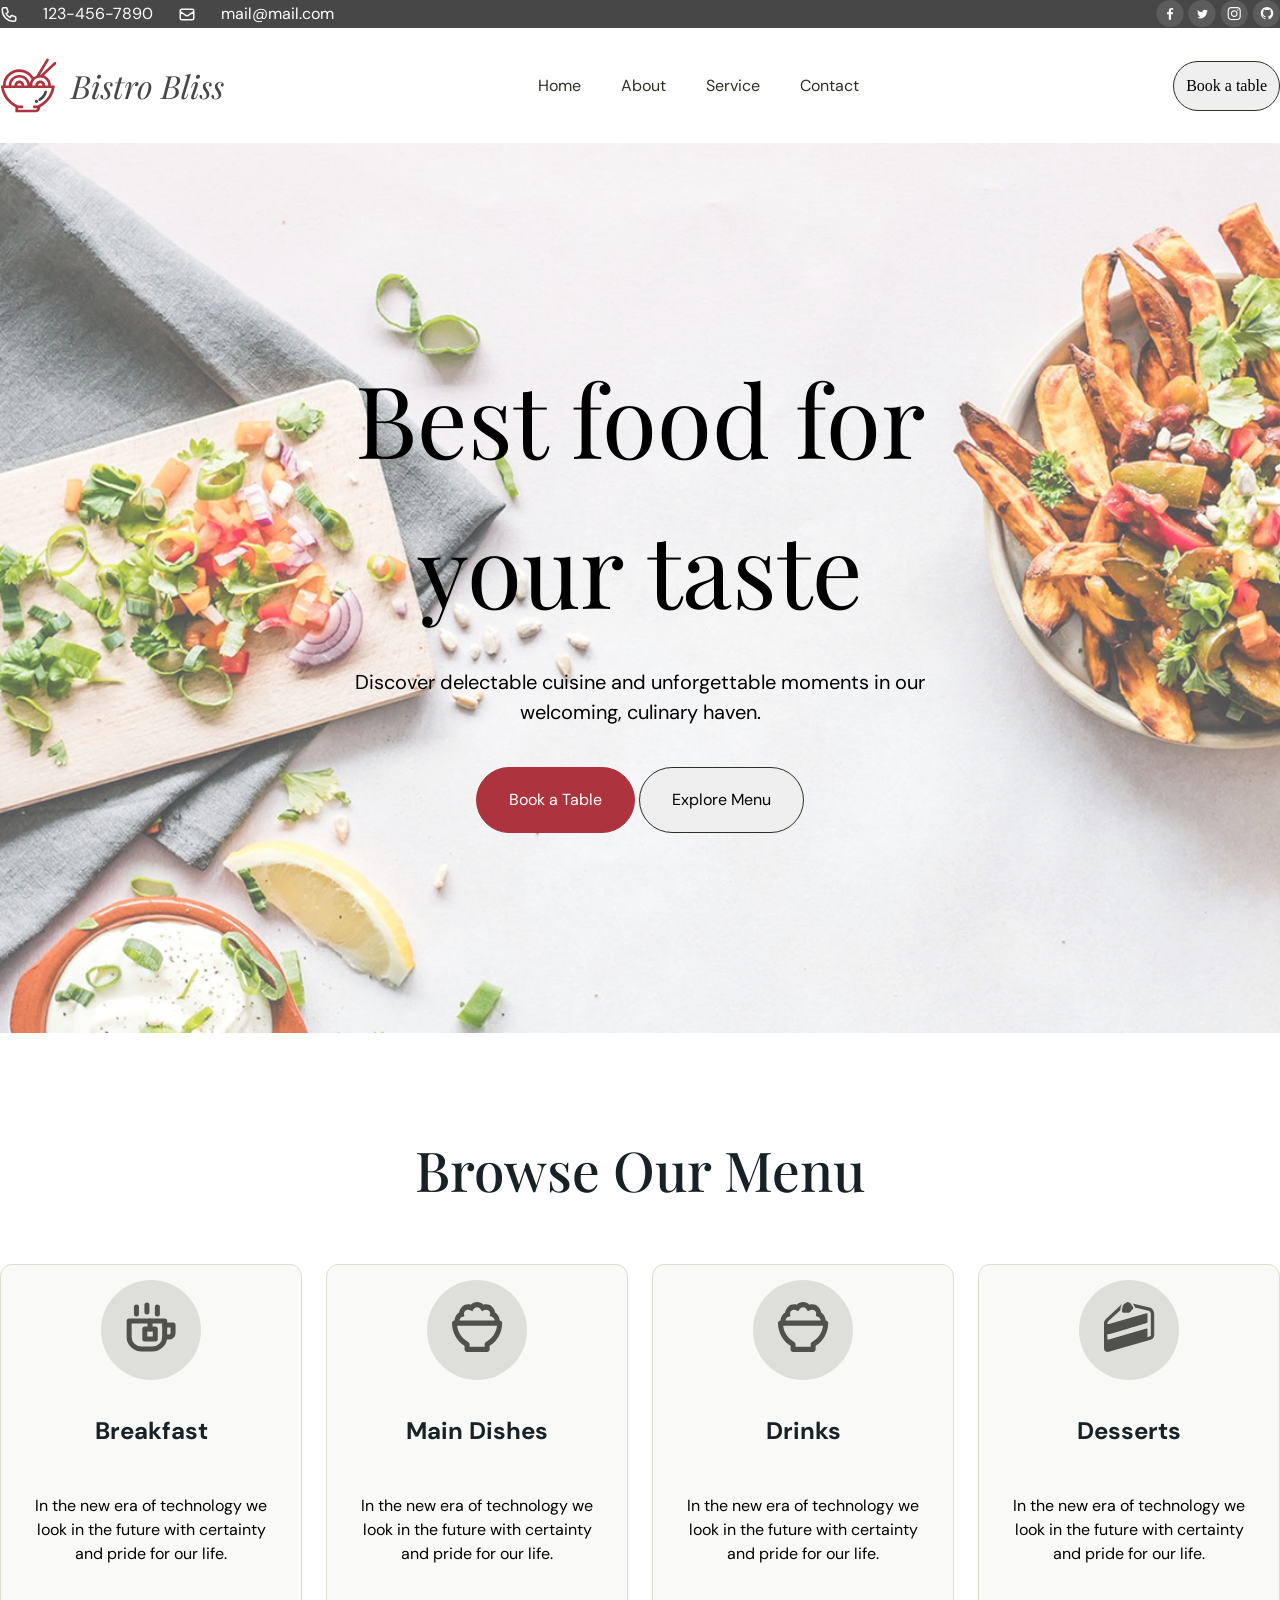
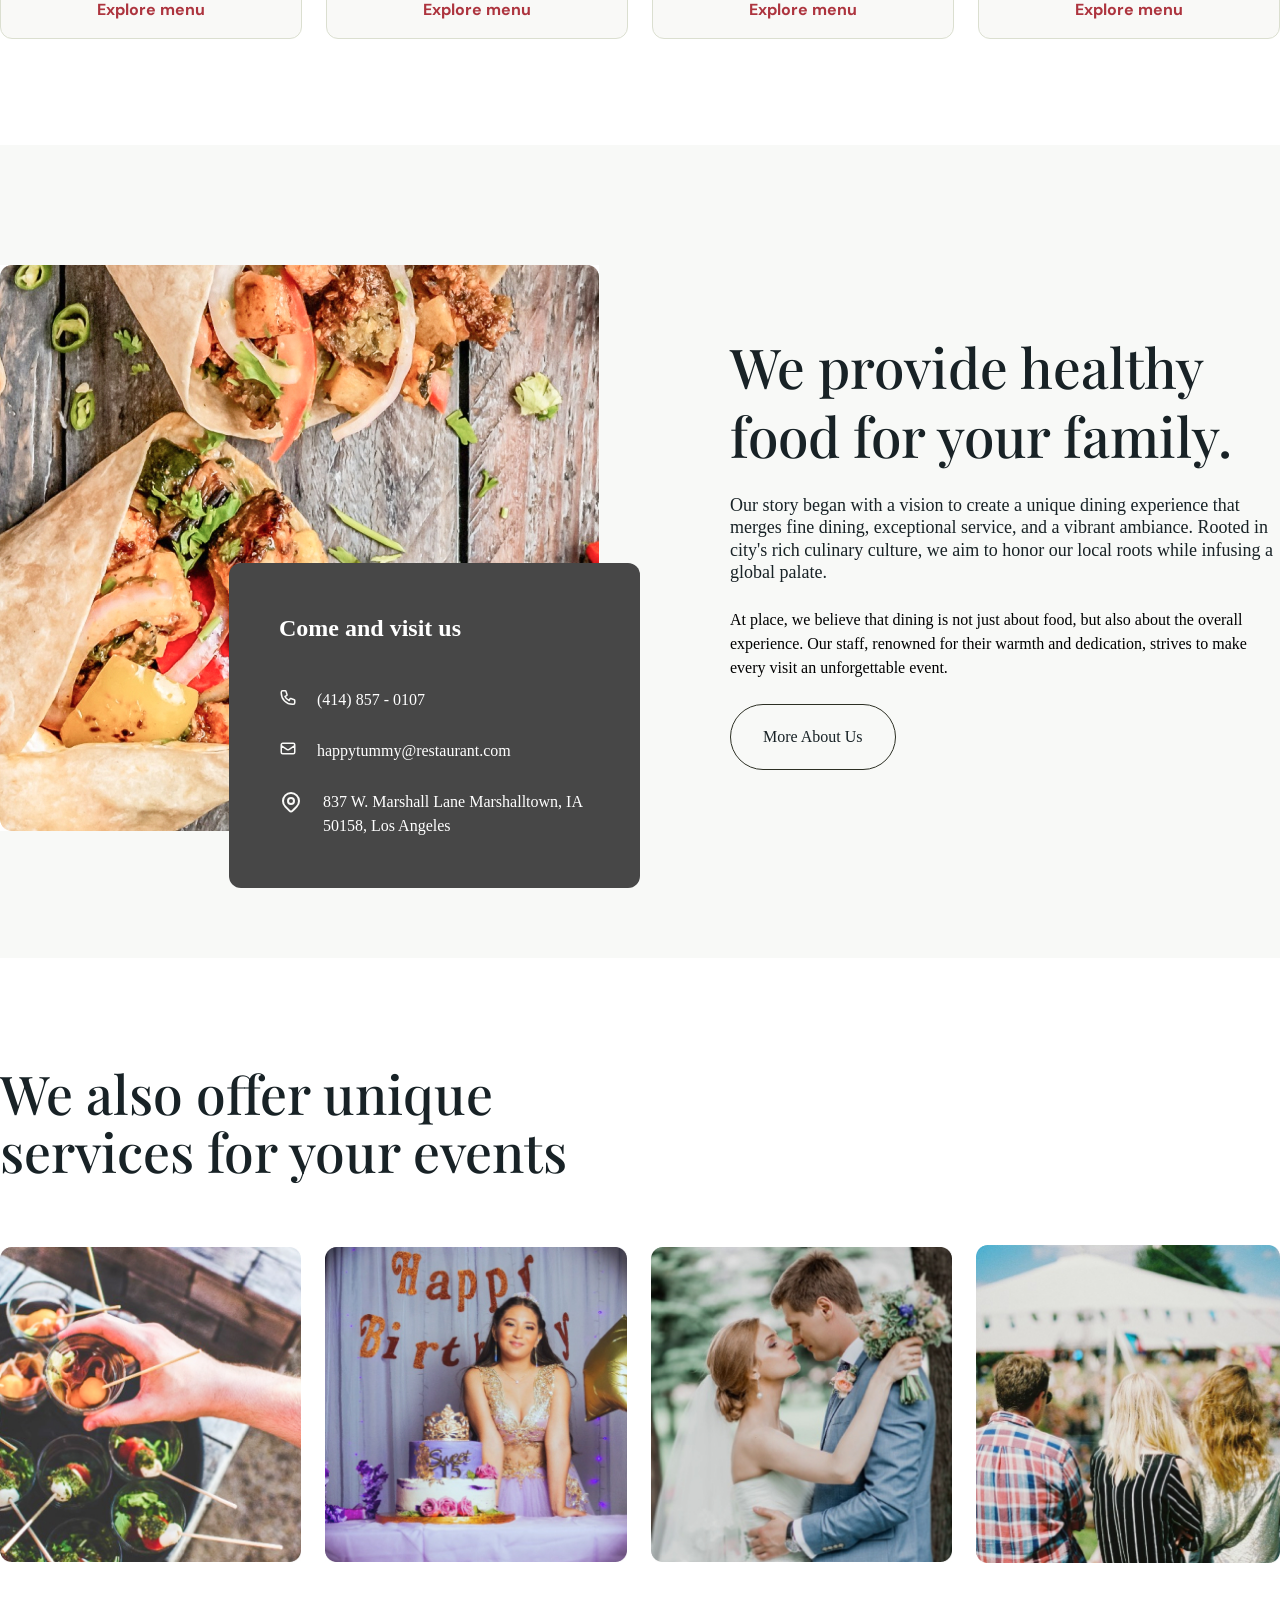
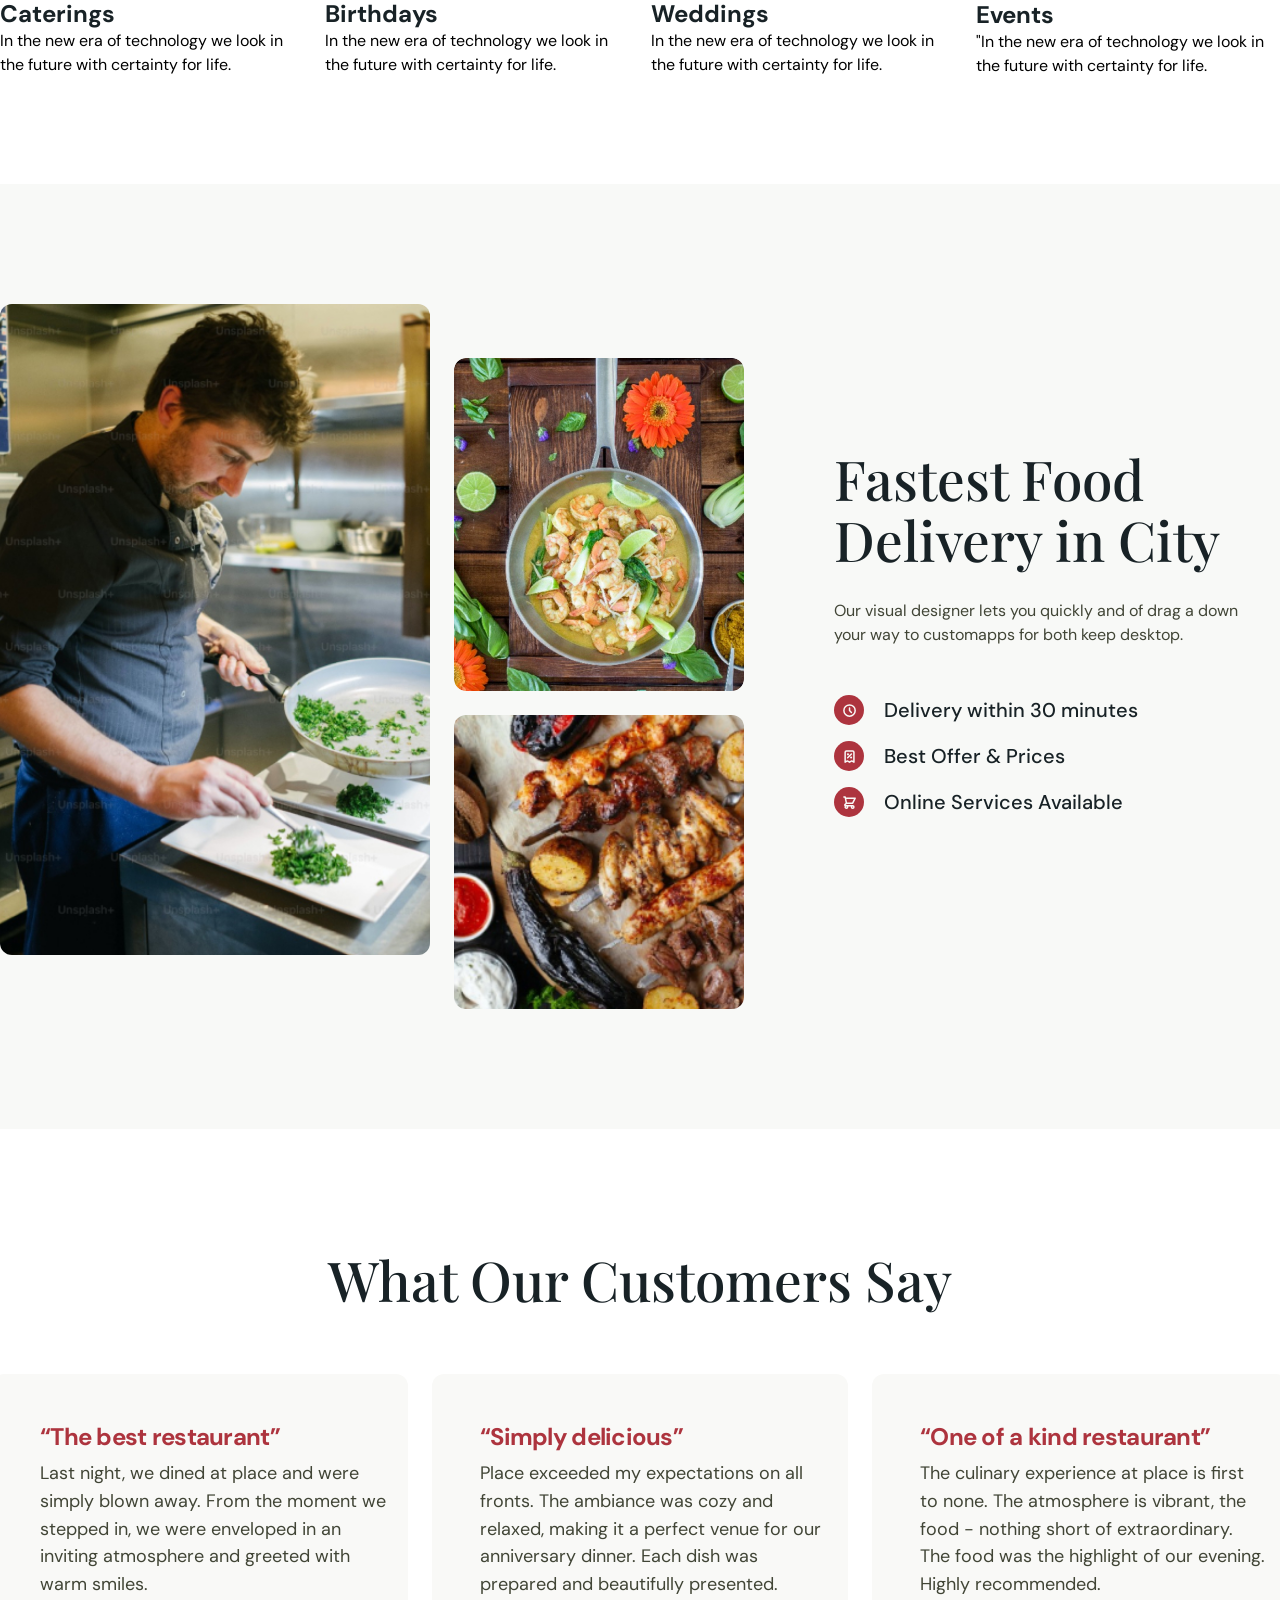
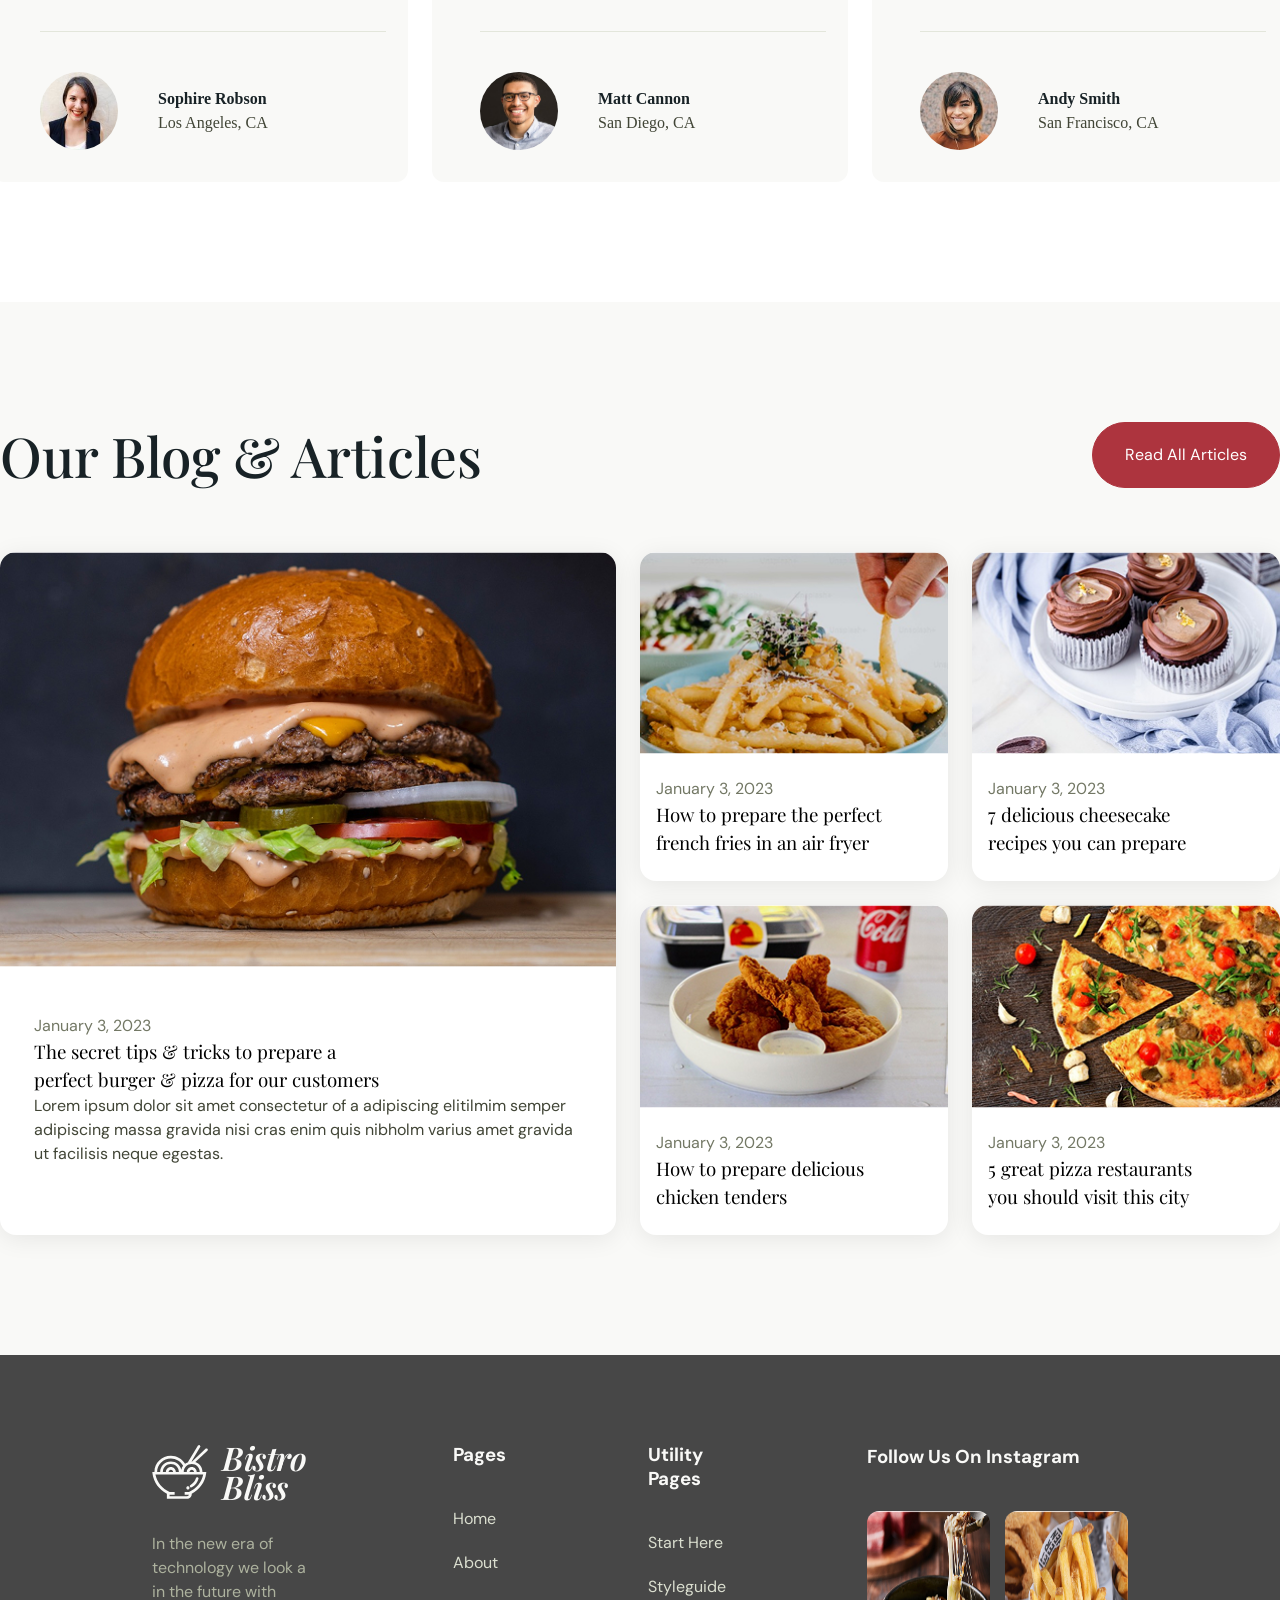
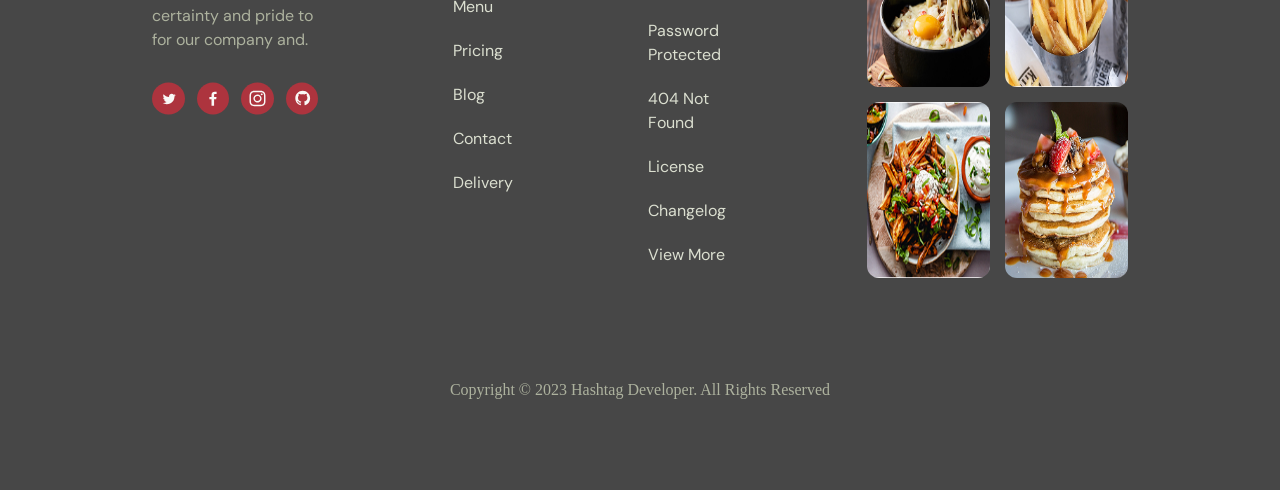
<file: index.html>
<!DOCTYPE html>
<html lang="en">

<head>
    <meta charset="UTF-8">
    <meta name="viewport" content="width=device-width, initial-scale=1.0">
    <title>Document</title>
    <link rel="preconnect" href="https://fonts.googleapis.com">
    <link rel="preconnect" href="https://fonts.gstatic.com" crossorigin>
    <link
        href="https://fonts.googleapis.com/css2?family=DM+Sans:ital,opsz,wght@0,9..40,100..1000;1,9..40,100..1000&family=Playfair+Display:ital,wght@0,400..900;1,400..900&display=swap"
        rel="stylesheet">
    <link rel="stylesheet" href="/css/style.css">
</head>

<body>

    <header>
        <div class="bg-dark-grey">
            <nav class="top-bar container">
                <div class="top-bar-contact">
                    <img class="tel-img" src="/imagenes/phone.svg" alt="">
                    <a href="tel: 123-456-7890">123-456-7890</a>
                    <img class="mail" src="/imagenes/mail.svg" alt="">
                    <a href="mailto:mail@mail.com">mail@mail.com</a>
                </div>
                <nav class="top-bar-social">
                    <ul class="top-bar-social-menu">
                        <li>
                            <a href="#"><img src="/imagenes/facebook.svg" alt="logo facebook"></a>
                        </li>
                        <li>
                            <a href="#"><img src="/imagenes/twiter.svg" alt="logo twiter"></a>
                        </li>
                        <li>
                            <a href="#"><img src="/imagenes/instagram.svg" alt="logo instagram"></a>
                        </li>
                        <li>
                            <a href="#"><img src="/imagenes/github.svg" alt="logo github"></a>
                        </li>
                    </ul>
                </nav>
            </nav>
        </div>
        <div class="main-menu container">
            <div class="logo">
                <img src="/imagenes/japanese-food.svg" alt="Logo del restaurante Bistro Bliss">
                <h1 class="name-bar-title">Bistro Bliss</h1>
            </div>
            <nav class="menu">
                <ul class="menu-list">
                    <li>
                        <a href="#">Home</a>
                    </li>
                    <li>
                        <a href="#">About</a>
                    </li>
                    <li>
                        <a href="#">Service</a>
                    </li>
                    <li>
                        <a href="#">Contact</a>
                    </li>
                </ul>
            </nav>
            <button class="button">Book a table</button>
        </div>
    </header>

    <main>
        <section class="hero-banner">
            <div class="hero-banner-content">
                <h2 class="hero-banner-title">Best food for your taste</h2>
                <p class="hero-banner-desc">Discover delectable cuisine and unforgettable moments in our welcoming,
                    culinary haven.</p>
                <div class="hero-banner-buttons">
                    <button class="button button-xl button-red">Book a Table</button>
                    <button class="button button-xl">Explore Menu</button>
                </div>
            </div>
        </section>
        <section class="our-menu container">
            <h3 class="our-menu-title">Browse Our Menu</h3>
            <div class="our-menu-cards">
                <article class="our-menu-card">
                    <div class="our-menu-card-img-content">
                        <img class="our-menu-card-img" src="/imagenes/Breakfast.svg" alt="logo de un cafe">
                    </div>
                    <h4 class="our-menu-card-title">Breakfast</h4>
                    <p class="our-menu-card-desc">In the new era of technology we look in the future with certainty
                        and
                        pride for our life.</p>
                    <a class="our-menu-card-link" href="">Explore menu</a>
                </article>
                <article class="our-menu-card">
                    <div class="our-menu-card-img-content">
                        <img class="our-menu-card-img" src="/imagenes/main.dishes.svg" alt="logo de un bold">
                    </div>
                    <h4 class="our-menu-card-title">Main Dishes</h4>
                    <p>In the new era of technology we look in the future with certainty and pride for our life.</p>
                    <a class="our-menu-card-link" href="">Explore menu</a>
                </article>
                <article class="our-menu-card">
                    <div class="our-menu-card-img-content">
                        <img class="our-menu-card-img" src="/imagenes/drinks.svg" alt="logo de un bold">
                    </div>
                    <h4 class="our-menu-card-title">Drinks</h4>
                    <p>In the new era of technology we look in the future with certainty and pride for our life.</p>
                    <a class="our-menu-card-link" href="">Explore menu</a>
                </article>
                <article class="our-menu-card">
                    <div class="our-menu-card-img-content">
                        <img class="our-menu-card-img" src="/imagenes/desert.svg" alt="logo de un trozo de tarta">
                    </div>
                    <h4 class="our-menu-card-title">Desserts</h4>
                    <p>In the new era of technology we look in the future with certainty and pride for our life.</p>
                    <a class="our-menu-card-link" href="">Explore menu</a>
                </article>
            </div>
        </section>
        <div class="bg-grey">
            <section class="about-us container">
                <div class="about-us-info">
                    <img class="about-us-info-img" src="/imagenes/about-us.jpg"
                        alt="unos burritos mexicanos con pollo y verdura, encima de una mesa de madera">
                    <article class="about-us-info-box">
                        <p class="about-us-info-box-title">Come and visit us</p>
                        <p class="about-us-info-box-phone">(414) 857 - 0107</p>
                        <p class="about-us-info-box-mail">happytummy@restaurant.com</p>
                        <p class="about-us-info-box-address">837 W. Marshall Lane Marshalltown, IA 50158, Los Angeles
                        </p>
                    </article>
                </div>
                <div class="about-us-text">
                    <h2 class="about-us-title">We provide healthy food for your family.</h2>
                    <p class="about-us-desc-main">Our story began with a vision to create a unique dining experience
                        that
                        merges
                        fine dining,
                        exceptional service, and a vibrant ambiance. Rooted in city's rich culinary culture, we aim to
                        honor
                        our local roots while infusing a global palate.</p>
                    <p class="about-us-desc">At place, we believe that dining is not just about food, but also about the
                        overall experience. Our
                        staff, renowned for their warmth and dedication, strives to make every visit an unforgettable
                        event.
                    </p>
                    <a class="button button-xl about-us-link" href="">More About Us</a>
                </div>
            </section>
        </div>
        <section class="services container">
            <h2 class="services-title">We also offer unique services for your events</h2>
            <div class="services-cards">
                <article class="services-card">
                    <img class="services-card-img" src="/imagenes/caterings.jpg"
                        alt="una persona cogiendo un coctel de una mesa donde hay muchos vasos">
                    <h3 class="services-card-title">Caterings</h3>
                    <p class="services-card-description">In the new era of technology we look in the future with
                        certainty for
                        life.</p>
                </article>
                <article class="services-card">
                    <img class="services-card-img" src="/imagenes/birthday.jpg"
                        alt="una niña delante de una mesa con una tarta de cumpleaños, con gama cromatica morada">
                    <h3 class="services-card-title">Birthdays</h3>
                    <p class="services-card-description">In the new era of technology we look in the future with
                        certainty for
                        life.</p>
                </article>
                <article class="services-card">
                    <img class="services-card-img" src="/imagenes/wedings.jpg"
                        alt="un pareja vestida con trajes de boda, al aire libre, acercandose para darse un beso">
                    <h3 class="services-card-title">Weddings</h3>
                    <p class="services-card-description">In the new era of technology we look in the future with
                        certainty for
                        life.</p>
                </article>
                <article class="services-card">
                    <img class="services-card-img" src="/imagenes/events.jpg"
                        alt="tres personas de espaldas, al aire libre delante de unas carpas blancas">
                    <h3 class="services-card-title">Events</h3>
                    <p class="services-card-description">"In the new era of technology we look in the future with
                        certainty for
                        life.</p>
                </article>
            </div>
        </section>
        <div class="bg-grey">
            <section class="delivery container">
                <div class="delivery-imgs">
                    <img class="delivery-img" src="/imagenes/chef.jpg"
                        alt="un persona preparando dos platos, sirviendo de una sarten en una cocina de restuarante">
                    <img class="delivery-img" src="/imagenes/comida1.jpg"
                        alt="encima de un mesa de madera adornada con flores, hay una sarten con gambas y verduras en una salsa">
                    <img class="delivery-img" src="/imagenes/comida2.jpg"
                        alt="una mesa con brochetas encimas de muchos tipos de carne, verdura y bolds con salsas">
                </div>
                <div class="delivery-desc">
                    <h2 class="delivery-title">Fastest Food Delivery in City</h2>
                    <p class="delivery-desc">Our visual designer lets you quickly and of drag a down your way to
                        customapps
                        for both keep desktop.
                    </p>
                    <ul class="delivery-points">
                        <li class="delivery-point-item">Delivery within 30 minutes</li>
                        <li class="delivery-point-item">Best Offer & Prices</li>
                        <li class="delivery-point-item">Online Services Available</li>
                    </ul>
                </div>
            </section>
        </div>
        <div class="bg-white">
            <section class="opinions container">
                <h2 class="opinion-title">What Our Customers Say</h2>
                <div class="opinions-cards">
                    <article class="opinions-card">
                        <h3 class="opinion-card-title">“The best restaurant”</h3>
                        <p class="opinion-card-desc">Last night, we dined at place and were simply blown away. From the
                            moment we stepped in, we were
                            enveloped in an inviting atmosphere and greeted with warm smiles.</p>
                        <div class="opinion-card-author">
                            <img class="opinion-card-author-img" src="/imagenes/author1.png"
                                alt="una chica sonriente, pelo corto y morena">
                            <div class="opinions-card-author-img">
                                <p class="opinion-card-author-name">Sophire Robson</p>
                                <p class="opinion-card-author-city">Los Angeles, CA</p>
                            </div>
                        </div>
                    </article>
                    <article class="opinions-card">
                        <h3 class="opinion-card-title">“Simply delicious”</h3>
                        <p class="opinion-card-desc">Place exceeded my expectations on all fronts. The ambiance was cozy
                            and
                            relaxed, making it a
                            perfect venue for our anniversary dinner. Each dish was prepared and beautifully presented.
                        </p>
                        <div class="opinion-card-author">
                            <img class="opinion-card-author-img" src="/imagenes/author2.png"
                                alt="un chico sonriente, afrolatino, con gafas, perilla y rapado">
                            <div class="opinions-card-author-img">
                                <p class="opinion-card-author-name">Matt Cannon</p>
                                <p class="opinion-card-author-city">San Diego, CA</p>
                            </div>
                        </div>
                    </article>
                    <article class="opinions-card">
                        <h3 class="opinion-card-title">“One of a kind restaurant”</h3>
                        <p class="opinion-card-desc">The culinary experience at place is first to none. The atmosphere
                            is
                            vibrant, the food - nothing
                            short of extraordinary. The food was the highlight of our evening. Highly recommended.</p>
                        <div class="opinion-card-author">
                            <img class="opinion-card-author-img" src="/imagenes/author3.png"
                                alt="una chica sonriente, media melena y castaña">
                            <div class="opinions-card-author-img">
                                <p class="opinion-card-author-name">Andy Smith</p>
                                <p class="opinion-card-author-city">San Francisco, CA</p>
                            </div>
                        </div>
                    </article>
                </div>
            </section>
        </div>
        <div class="bg-grey">
            <section class="blog container">
                <div class="blog-header">
                    <h2 class="blog-title">Our Blog & Articles</h2>
                    <a href="blog-details.html" class="article-header-buton button button-xl button-red">Read All
                        Articles</a>
                </div>
                <div class="blog-articles">
                    <article class="blog-article blog-article-main">
                        <img class="blog-article-img" src="imagenes/burguer.jpg"
                            alt="hamburguesa donde se diferencian lals capas de carne, salsa y verdura, encima de una madera y con un fondo negro">
                        <div class="blog-article-data">
                            <time class="blog-article-date" datetime="">January 3, 2023</time>
                            <h3 class="blog-article-title">The secret tips & tricks to prepare a perfect burger & pizza
                                for
                                our
                                customers</h3>
                            <p class="blog-article-desc">Lorem ipsum dolor sit amet consectetur of a adipiscing
                                elitilmim
                                semper
                                adipiscing massa gravida nisi cras enim quis nibholm varius amet gravida ut facilisis
                                neque
                                egestas.</p>
                        </div>
                    </article>
                    <article class="blog-article">
                        <img class="blog-article-img" src="imagenes/chips.jpg"
                            alt="una mano cogiendo una patata de un plato blanco, donde hay muchas patats con un salsa encima">
                        <div class="blog-article-data">
                            <time class="blog-article-date" datetime="">January 3, 2023</time>
                            <h3 class="blog-article-title">How to prepare the perfect french fries in an air fryer</h3>
                        </div>
                    </article>
                    <article class="blog-article">
                        <img class="blog-article-img" src="imagenes/cheesecake.jpg"
                            alt="tres chesscake de color marron, decoradas encima con un flor amarilla, encima de un plata blanco">
                        <div class="blog-article-data">
                            <time class="blog-article-date" datetime="">January 3, 2023</time>
                            <h3 class="blog-article-title">7 delicious cheesecake recipes you can prepare</h3>
                        </div>
                    </article>
                    <article class="blog-article">
                        <img class="blog-article-img" src="imagenes/chiken.jpg"
                            alt="bold blanco con trozo de pollo empanado fritos,encima d euna mesa gris, de fondo un refresco y un tupper">
                        <div class="blog-article-data">
                            <time class="blog-article-date" datetime="">January 3, 2023</time>
                            <h3 class="blog-article-title">How to prepare delicious chicken tenders</h3>
                        </div>
                    </article>
                    <article class="blog-article">
                        <img class="blog-article-img" src="imagenes/pizza.jpg"
                            alt="una pizza con un troo cortado y separado, sobre una mesa de madera decorada con romero, tomate cherry y ajo">
                        <div class="blog-article-data">
                            <time class="blog-article-date" datetime="">January 3, 2023</time>
                            <h3 class="blog-article-title">5 great pizza restaurants you should visit this city</h3>
                        </div>
                    </article>
                </div>
            </section>
        </div>
    </main>

    <div class="bg-dark-grey">
        <footer class="footer">
            <div class="footer-info">
                <div class="footer-info-company">
                    <div class="logo">
                        <img class="logo" src="/imagenes/japanese-food-white.svg"
                            alt="Logo del restaurante Bistro Bliss">
                        <h1 class="footer-title-bar">Bistro Bliss</h1>
                    </div>
                    <p class="footer-info-company-desc">In the new era of technology we look a in the future with
                        certainty
                        and pride to for our
                        company and.</p>
                    <nav class="top-bar-social">
                        <ul class="footer-social-menu">
                            <li>
                                <a href="#"><img src="/imagenes/twiter-rojo.svg" alt="logo de twiter en rojo"></a>
                            </li>
                            <li>
                                <a href="#"><img src="/imagenes/facebook-rojo.svg" alt="logo de facebook en rojo"></a>
                            </li>
                            <li>
                                <a href="#"><img src="/imagenes/instagram-rojo.svg" alt="logo de instagram en rojo"></a>
                            </li>
                            <li>
                                <a href="#"><img src="/imagenes/github-rojo.svg" alt="logo de github en rojo"></a>

                        </ul>
                    </nav>
                </div>
                <div class="footer-info-pages">
                    <h3 class="footer-info-pages-title">Pages</h3>
                    <ul class="footer-info-page-menu">
                        <li class="footer-info-page-menu-item">Home</li>
                        <li class="footer-info-page-menu-item">About</li>
                        <li class="footer-info-page-menu-item">Menu</li>
                        <li class="footer-info-page-menu-item">Pricing</li>
                        <li class="footer-info-page-menu-item">Blog</li>
                        <li class="footer-info-page-menu-item">Contact</li>
                        <li class="footer-info-page-menu-item">Delivery</li>
                    </ul>
                </div>
                <div class="footer-info-utility">
                    <h3 class="footer-info-utility-title">Utility Pages</h3>
                    <ul class="footer-info-utility-menu">
                        <li class="footer-info-utility-menu-item">Start Here</li>
                        <li class="footer-info-utility-menu-item">Styleguide</li>
                        <li class="footer-info-utility-menu-item">Password Protected</li>
                        <li class="footer-info-utility-menu-item">404 Not Found</li>
                        <li class="footer-info-utility-menu-item">License</li>
                        <li class="footer-info-utility-menu-item">Changelog</li>
                        <li class="footer-info-utility-menu-item">View More</li>
                    </ul>
                </div>
                <div class="footer-info-instagram">
                    <h3 class="footer-title">Follow Us On Instagram</h3>
                    <div class="footer-info-instagram-grid">
                        <img class="footer-info-instagram-img" src="/imagenes/instagram1.jpg"
                            alt="bold negro con carne, huevo frio y queso, y un tenedor cogiendo del bold">
                        <img class="footer-info-instagram-img" src="/imagenes/instagram2.jpg"
                            alt="un recipiente de alumio, con un papel separandolo de las patatas fritas que contiene, de fondo mas variedad de comida frita">
                        <img class="footer-info-instagram-img" src="/imagenes/instagram3.jpg"
                            alt="encima de una tabla de madera, un plati blaco que tiene carne y verdura, al lado un bold de salsa con cilatro por encima">
                        <img class="footer-info-instagram-img" src="/imagenes/instagram4.jpg"
                            alt="torre de tortitas, con sirope por encima y entre las tortitas, y encima de las mismas fruta">
                    </div>
                </div>
            </div>
            <p class="footer-copyright">Copyright © 2023 Hashtag Developer. All Rights Reserved</p>
        </footer>
    </div>

</body>

</html>
</file>
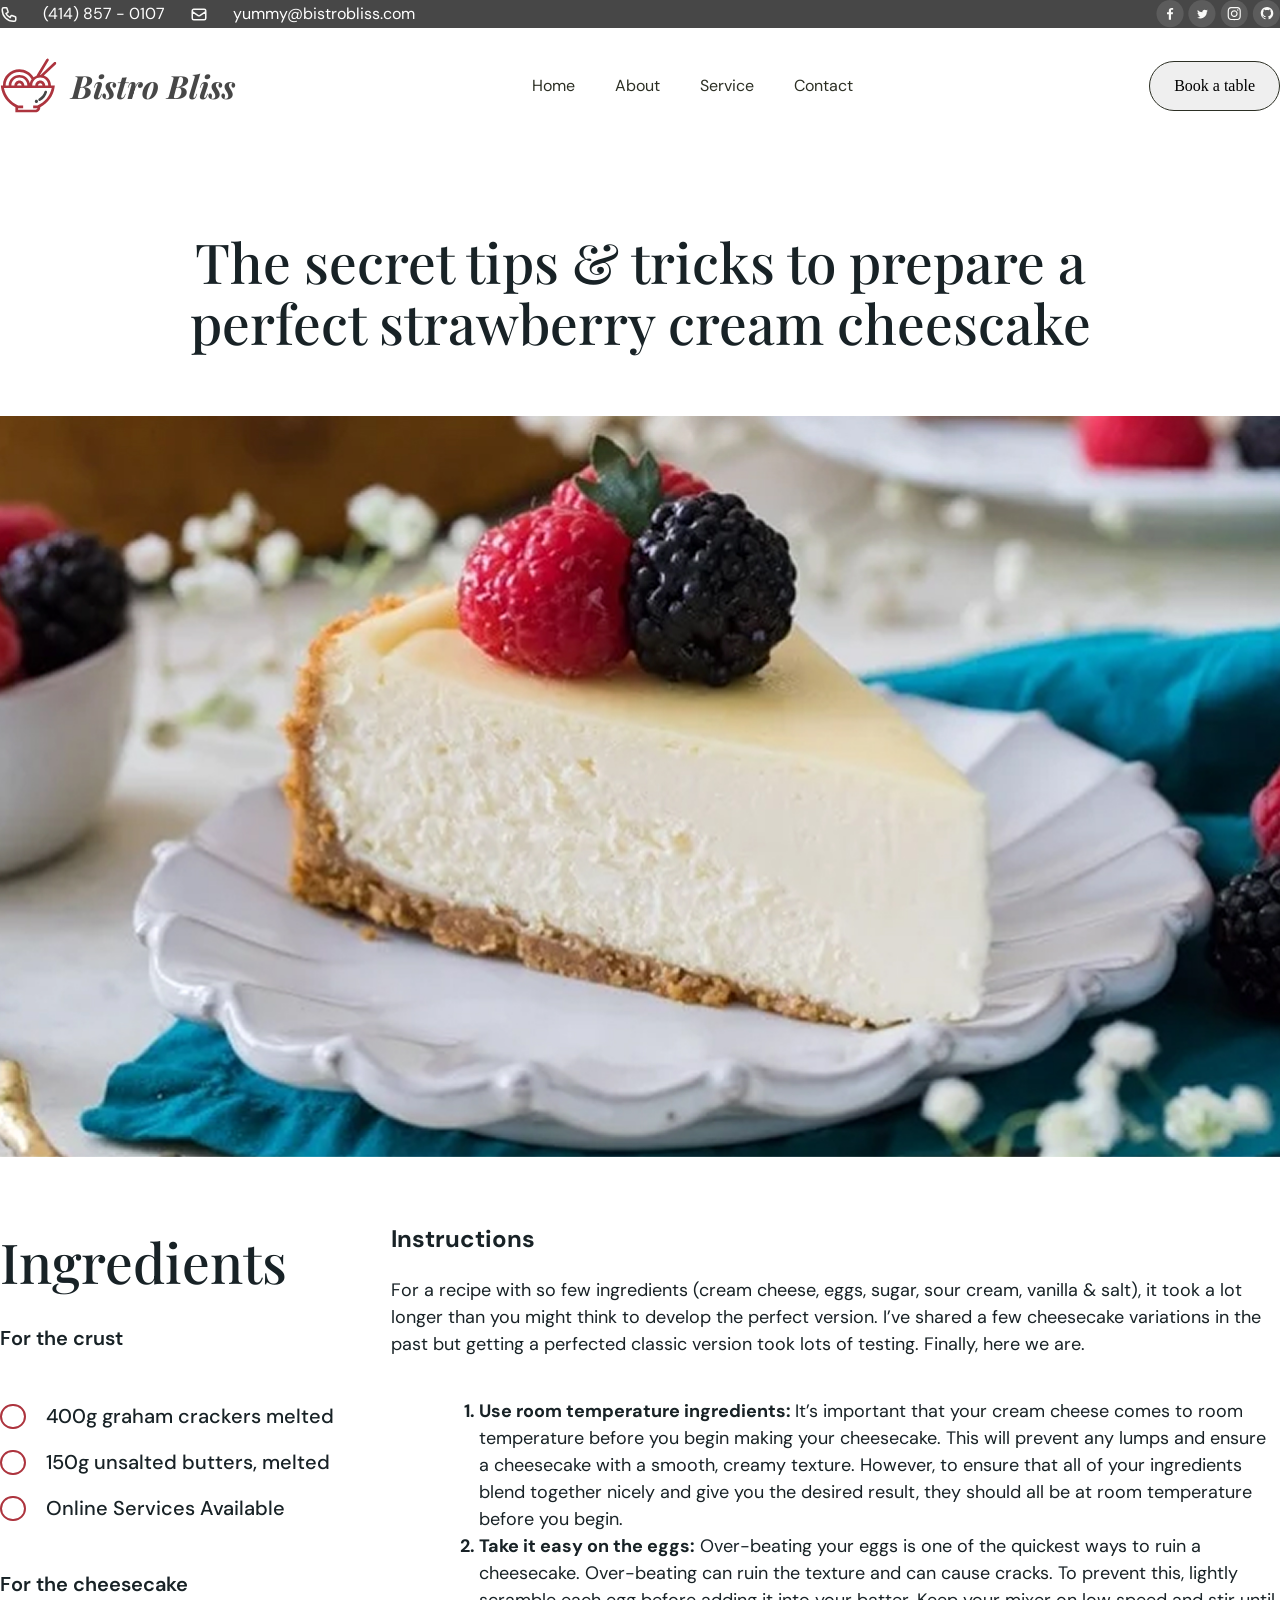
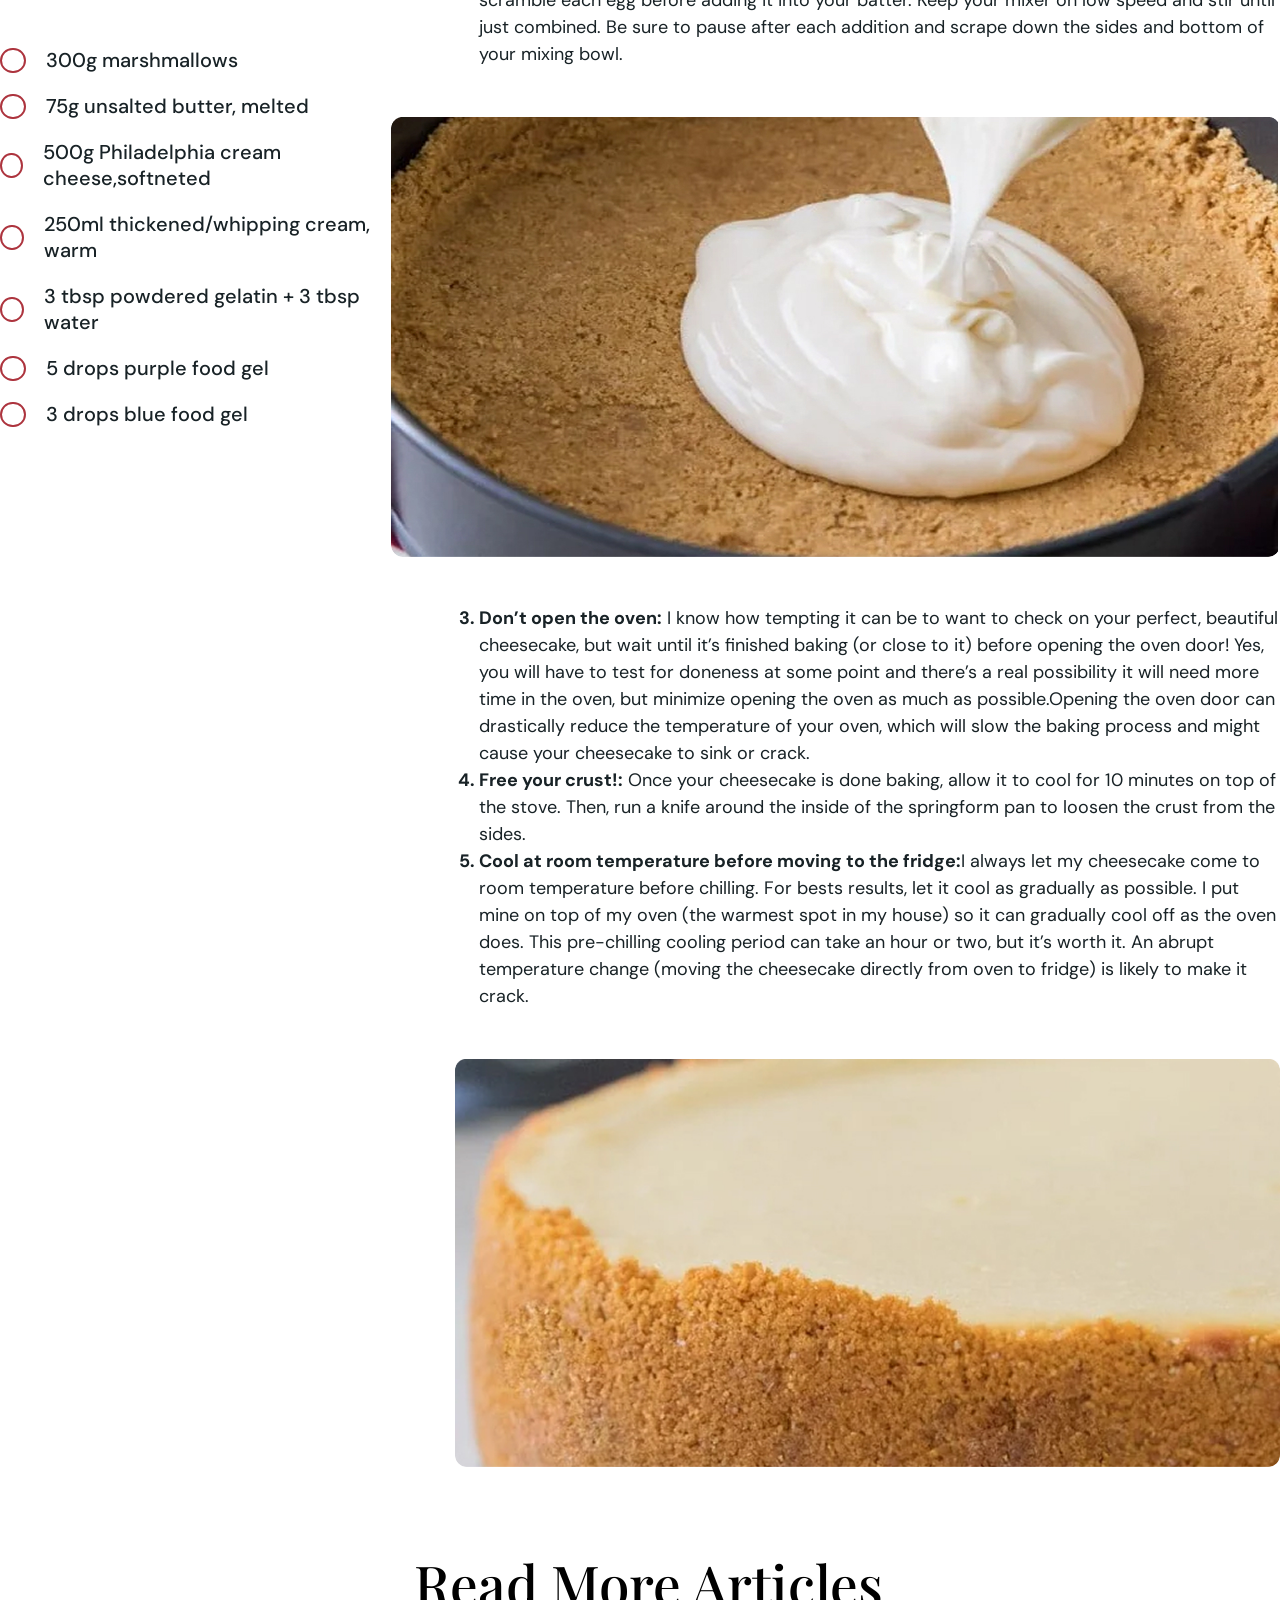
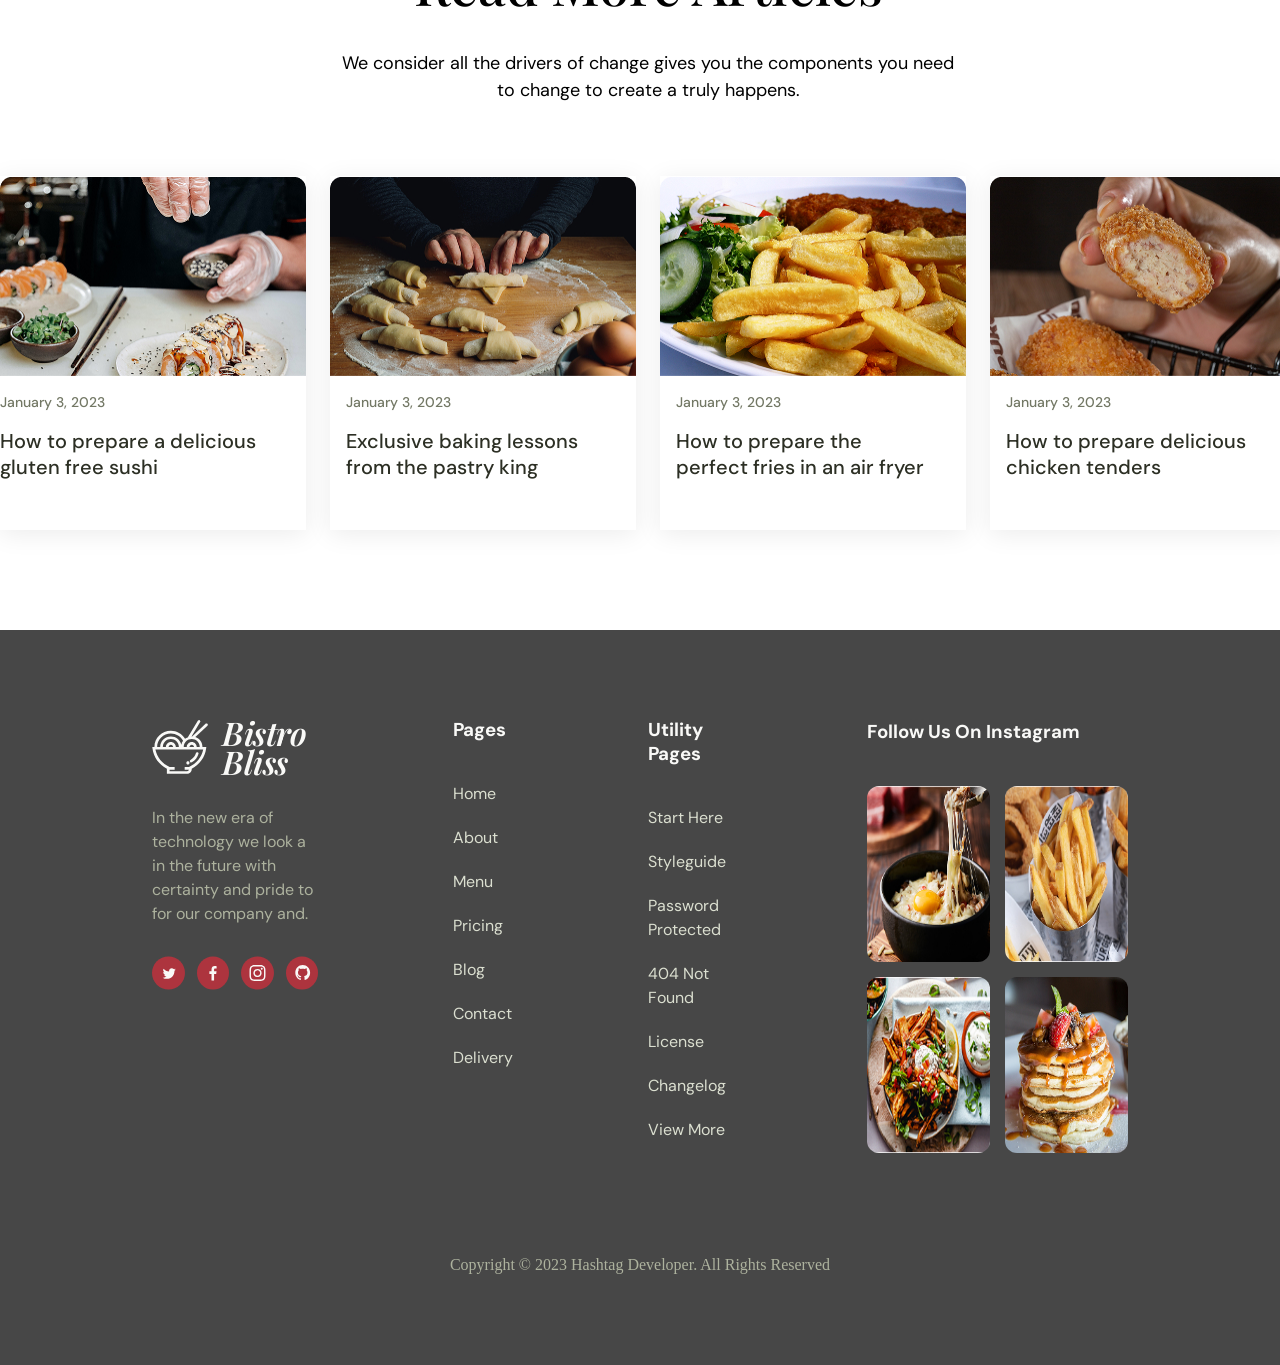
<file: blog-details.html>
<!DOCTYPE html>
<html lang="en">

<head>
    <meta charset="UTF-8">
    <meta name="viewport" content="width=device-width, initial-scale=1.0">
    <title>Document</title>
    <link rel="preconnect" href="https://fonts.googleapis.com">
    <link rel="preconnect" href="https://fonts.gstatic.com" crossorigin>
    <link
        href="https://fonts.googleapis.com/css2?family=DM+Sans:ital,opsz,wght@0,9..40,100..1000;1,9..40,100..1000&family=Playfair+Display:ital,wght@0,400..900;1,400..900&display=swap"
        rel="stylesheet">
    <link rel="stylesheet" href="/css/style-details.css">
</head>

<body>
    <header>
        <div class="bg-dark-grey">
            <div class="top-bar">
                <div class="top-bar-contact">
                    <img class="tel-img" src="/imagenes/phone.svg" alt="logo de un telefono">
                    <a href="tel: (414) 857 - 0107">(414) 857 - 0107</a>
                    <img class="mail-img" src="/imagenes/mail.svg" alt="logo de un sobre de correo">
                    <a href="mailto:yummy@bistrobliss.com">yummy@bistrobliss.com</a>
                </div>
                <nav class="top-bar-social">
                    <ul class="top-bar-social-menu">
                        <li>
                            <a href="#"><img src="/imagenes/facebook.svg" alt="logo del facebook"></a>
                        </li>
                        <li>
                            <a href="#"><img src="/imagenes/twiter.svg" alt="logo del twiter"></a>
                        </li>
                        <li>
                            <a href="#"><img src="/imagenes/instagram.svg" alt="logo de instagram"></a>
                        </li>
                        <li>
                            <a href="#"><img src="/imagenes/github.svg" alt="logo de github"></a>
                        </li>
                    </ul>
                </nav>
            </div>
        </div>
        <div class="main-menu">
            <div class="logo">
                <img src="/imagenes/japanese-food.svg" alt="Logo del restaurante Bistro Bliss">
                <h1 class="name-bar-title">Bistro Bliss</h1>
            </div>
            <nav class="menu">
                <ul class="menu-list">
                    <li>
                        <a href="index.html">Home</a>
                    </li>
                    <li>
                        <a href="#">About</a>
                    </li>
                    <li>
                        <a href="#">Service</a>
                    </li>
                    <li>
                        <a href="#">Contact</a>
                    </li>
                </ul>
            </nav>
            <button class="button">Book a table</button>
        </div>
    </header>
    <main>
        <section class="recipes">
            <h2 class="recipe-title">The secret tips & tricks to prepare a perfect strawberry cream cheescake</h2>
            <img class="recipe-img" src="/imagenes/tarta.porcion.jpg"
                alt="una porcion de tarta de queso, con frutos rojos encima,sobre un plato azul, en una mesa decoradara">
        </section>
        <section class="ingredients">
            <div class="ingredients-list">
                <h3 class="ingredients-title">Ingredients</h3>
                <div class="ingredients-box">
                    <p class="ingredients-crust-title">For the crust</p>
                    <div class="recipe-ingredient">
                        <div class="recipe-checkbox">
                            <input type="checkbox" name="ingredient" id="ingredient2">
                            <label>
                                400g graham crackers melted</label>

                        </div>
                        <div class="recipe-checkbox">
                            <input type="checkbox" name="ingredient" id="ingredient2">
                            <label>
                                150g unsalted butters,
                                melted</label>
                        </div>
                        <div class="recipe-checkbox">
                            <input type="checkbox" name="ingredient" id="ingredient3">
                            <label>
                                Online Services
                                Available</label>
                        </div>
                    </div>
                </div>

                <div class="ingredients-box">
                    <p class="ingredients-cheesecake-title">For the cheesecake</p>
                    <div class="recipe-ingredient">
                        <div class="recipe-checkbox">
                            <input type="checkbox" name="ingredient" id="ingredient4">
                            <label>
                                300g marshmallows</label>
                        </div>
                        <div class="recipe-checkbox">
                            <input type="checkbox" name="ingredient" id="ingredient5">
                            <label>
                                75g unsalted butter,
                                melted</label>
                        </div>
                        <div class="recipe-checkbox">
                            <input type="checkbox" name="ingredient" id="ingredient6">
                            <label>
                                500g Philadelphia cream
                                cheese,softneted</label>
                        </div>
                        <div class="recipe-checkbox">
                            <input type="checkbox" name="ingredient" id="ingredient7"></label>
                            <label>
                                250ml
                                thickened/whipping cream, warm</label>
                        </div>
                        <div class="recipe-checkbox">
                            <input type="checkbox" name="ingredient" id="ingredient8"></label>
                            <label>
                                3 tbsp powdered
                                gelatin
                                + 3 tbsp water</label>
                        </div>
                        <div class="recipe-checkbox">
                            <input type="checkbox" name="ingredient" id="ingredient9"></label>
                            <label>
                                5 drops purple food
                                gel
                        </div>
                        <div class="recipe-checkbox">
                            <input type="checkbox" name="ingredient" id="ingredient10"></label>
                            <label>
                                3 drops blue food
                                gel
                        </div>
                    </div>
                </div>
            </div>
            <div class="instructions">
                <h3 class="instructions-title">Instructions</h3>
                <p class="recipe-step-text">For a recipe with so few ingredients (cream cheese, eggs, sugar, sour
                    cream, vanilla & salt), it
                    took
                    a lot longer than you might think to develop the perfect version. I’ve shared a few cheesecake
                    variations in the past but getting a perfected classic version took lots of testing. Finally,
                    here
                    we are.
                </p>
                <ol class="recipe-steps">
                    <li class="recipe-step">
                        <a class="recipe-step-title">Use room temperature ingredients: </a>It’s important that your
                        cream cheese comes to room
                        temperature before you begin making your cheesecake. This will prevent any lumps and ensure
                        a
                        cheesecake with a smooth, creamy texture. However, to ensure that all of your ingredients
                        blend
                        together nicely and give you the desired result, they should all be at room temperature
                        before
                        you
                        begin.
                    </li>
                    <li class="recipe-step">
                        <a class="recipe-step-title">Take it easy on the eggs:</a> Over-beating your eggs is one of
                        the quickest ways to ruin a
                        cheesecake. Over-beating can ruin the texture and can cause cracks. To prevent this, lightly
                        scramble each egg before adding it into your batter. Keep your mixer on low speed and stir
                        until
                        just combined. Be sure to pause after each addition and scrape down the sides and bottom of
                        your
                        mixing bowl.
                    </li>
                </ol>
                <img class="step-img" src="/imagenes/base-tarta.jpg"
                    alt="base de galleta de una tarta en un molde de aluminio con una pegote de crema encima">
                <ol class="recipe-steps" start="3">
                    <li class="recipe-step">
                        <a class="recipe-step-title">Don’t open the oven:</a> I know how tempting it can be to want
                        to check on your perfect,
                        beautiful
                        cheesecake, but wait until it’s finished baking (or close to it) before opening the oven
                        door!
                        Yes, you will have to test for doneness at some point and there’s a real possibility it will
                        need more time in the oven, but minimize opening the oven as much as possible.Opening the
                        oven
                        door can drastically reduce the temperature of your oven, which will slow the baking process
                        and
                        might cause your cheesecake to sink or crack.
                    </li>
                    <li class="recipe-step">
                        <a class="recipe-step-title">Free your crust!:</a> Once your cheesecake is done
                        baking, allow it to cool for 10 minutes on top of the stove. Then, run a knife around the
                        inside
                        of the springform pan to loosen the crust from the sides.
                    </li>
                    <li class="recipe-step">
                        <a class="recipe-step-title">Cool at room temperature before moving
                            to the fridge:</a>I always let my cheesecake come to room temperature before chilling.
                        For
                        bests
                        results, let it cool as gradually as possible. I put mine on top of my oven (the warmest
                        spot in
                        my house) so it can gradually cool off as the oven does. This pre-chilling cooling period
                        can
                        take an hour or two, but it’s worth it. An abrupt temperature change (moving the cheesecake
                        directly from oven to fridge) is likely to make it crack.
                    </li>
                    <img class="step-img" src="/imagenes/tarta-completa.jpg"
                        alt="base de galleta de una tarta con un crema encima consolidada">
                </ol>
            </div>
        </section>
        <section class="other-articles">
            <h2 class="other-articles-title">Read More Articles</h2>
            <p class="other-articles-desc">We consider all the drivers of change gives you the components you need
                to
                change to create a truly happens.</p>
            <div class="more-articles-list">

                <article class="blog-article">
                    <img class="blog-article-img" src="/imagenes/sushi.jpg"
                        alt="un cocinero preparando sushi encima de una mesa blanca">
                    <time class="blog-article-date" datetime="">January 3, 2023</time>
                    <p class="blog-article-desc">How to prepare a delicious gluten free sushi</p>
                </article>
                <article class="blog-article">
                    <img class="blog-article-img" src="/imagenes/croissant.jpg"
                        alt="las manos de una cocinera enrrollando un croissant y mas prepardo encima de una mesa de madera">
                    <div class="article-card-text">
                        <time class="blog-article-date" datetime="">January 3, 2023</time>
                        <p class="blog-article-desc">Exclusive baking lessons from the pastry king</p>
                    </div>
                </article>
                <article class="blog-article">
                    <img class="blog-article-img" src="/imagenes/chips.vegetables.jpg"
                        alt="un plato donde se ven patatas fritas, algo de verdura y un filete empanado de fondo">
                    <div class="article-card-text">
                        <time class="blog-article-date" datetime="">January 3, 2023</time>
                        <p class="blog-article-desc">How to prepare the perfect fries in an air fryer</p>
                    </div>
                </article>
                <article class="blog-article">
                    <img class="blog-article-img" src="/imagenes/crispy.chicken.jpg"
                        alt="una mano cogiendo un trozo de pollo empanado partido por la mitad">
                    <div class="article-card-text">
                        <time class="blog-article-date" datetime="">January 3, 2023</time>
                        <p class="blog-article-desc">How to prepare delicious chicken tenders</p>
                    </div>
                </article>
            </div>
        </section>
    </main>

    <div class="bg-dark-grey">
        <footer class="footer">
            <div class="footer-info">
                <div class="footer-info-company">
                    <div class="logo">
                        <img class="logo" src="/imagenes/japanese-food-white.svg"
                            alt="Logo del restaurante Bistro Bliss">
                        <h1 class="footer-title-bar">Bistro Bliss</h1>
                    </div>
                    <p class="footer-info-company-desc">In the new era of technology we look a in the future with
                        certainty
                        and pride to for our
                        company and.</p>
                    <nav class="top-bar-social">
                        <ul class="footer-social-menu">
                            <li>
                                <a href="#"><img src="/imagenes/twiter-rojo.svg" alt="logo de twiter en rojo"></a>
                            </li>
                            <li>
                                <a href="#"><img src="/imagenes/facebook-rojo.svg" alt="logo de facebook en rojo"></a>
                            </li>
                            <li>
                                <a href="#"><img src="/imagenes/instagram-rojo.svg" alt="logo de instagram en rojo"></a>
                            </li>
                            <li>
                                <a href="#"><img src="/imagenes/github-rojo.svg" alt="logo de github en rojo"></a>

                        </ul>
                    </nav>
                </div>
                <div class="footer-info-pages">
                    <h3 class="footer-info-pages-title">Pages</h3>
                    <ul class="footer-info-page-menu">
                        <li class="footer-info-page-menu-item">Home</li>
                        <li class="footer-info-page-menu-item">About</li>
                        <li class="footer-info-page-menu-item">Menu</li>
                        <li class="footer-info-page-menu-item">Pricing</li>
                        <li class="footer-info-page-menu-item">Blog</li>
                        <li class="footer-info-page-menu-item">Contact</li>
                        <li class="footer-info-page-menu-item">Delivery</li>
                    </ul>
                </div>
                <div class="footer-info-utility">
                    <h3 class="footer-info-utility-title">Utility Pages</h3>
                    <ul class="footer-info-utility-menu">
                        <li class="footer-info-utility-menu-item">Start Here</li>
                        <li class="footer-info-utility-menu-item">Styleguide</li>
                        <li class="footer-info-utility-menu-item">Password Protected</li>
                        <li class="footer-info-utility-menu-item">404 Not Found</li>
                        <li class="footer-info-utility-menu-item">License</li>
                        <li class="footer-info-utility-menu-item">Changelog</li>
                        <li class="footer-info-utility-menu-item">View More</li>
                    </ul>
                </div>
                <div class="footer-info-instagram">
                    <h3 class="footer-title">Follow Us On Instagram</h3>
                    <div class="footer-info-instagram-grid">
                        <img class="footer-info-instagram-img" src="/imagenes/instagram1.jpg"
                            alt="bold negro con carne, huevo frio y queso, y un tenedor cogiendo del bold">
                        <img class="footer-info-instagram-img" src="/imagenes/instagram2.jpg"
                            alt="un recipiente de alumio, con un papel separandolo de las patatas fritas que contiene, de fondo mas variedad de comida frita">
                        <img class="footer-info-instagram-img" src="/imagenes/instagram3.jpg"
                            alt="encima de una tabla de madera, un plati blaco que tiene carne y verdura, al lado un bold de salsa con cilatro por encima">
                        <img class="footer-info-instagram-img" src="/imagenes/instagram4.jpg"
                            alt="torre de tortitas, con sirope por encima y entre las tortitas, y encima de las mismas fruta">
                    </div>
                </div>
            </div>
            <p class="footer-copyright">Copyright © 2023 Hashtag Developer. All Rights Reserved</p>
        </footer>
    </div>
</body>

</html>
</file>
<file: css/style.css>
/*settings*/
@import "settings/variables.css";

/*generic*/
@import "generic/reset.css";
@import "generic/layout.css";


/*elements*/
@import "elements/header.css";
@import "elements/hero-banner.css";
@import "elements/our-menu.css";
@import "elements/about-us.css";
@import "elements/services.css";
@import "elements/delivery.css";
@import "elements/opinions.css";
@import "elements/blog.css";
@import "elements/footer.css";


/*components*/
@import "components/buttons.css";
</file>
<file: css/style-details.css>
/*settings*/
@import "settings/variables.css";

/*generic*/
@import "generic/reset.css";

/*elements*/
@import "elements/header-details.css";
@import "elements/recipes.css";
@import "elements/ingredients.css";
@import "elements/instruction.css";
@import "elements/more-articles.css";
@import "elements/footer.css";

/*components*/
@import "components/buttons-details.css";
</file>
